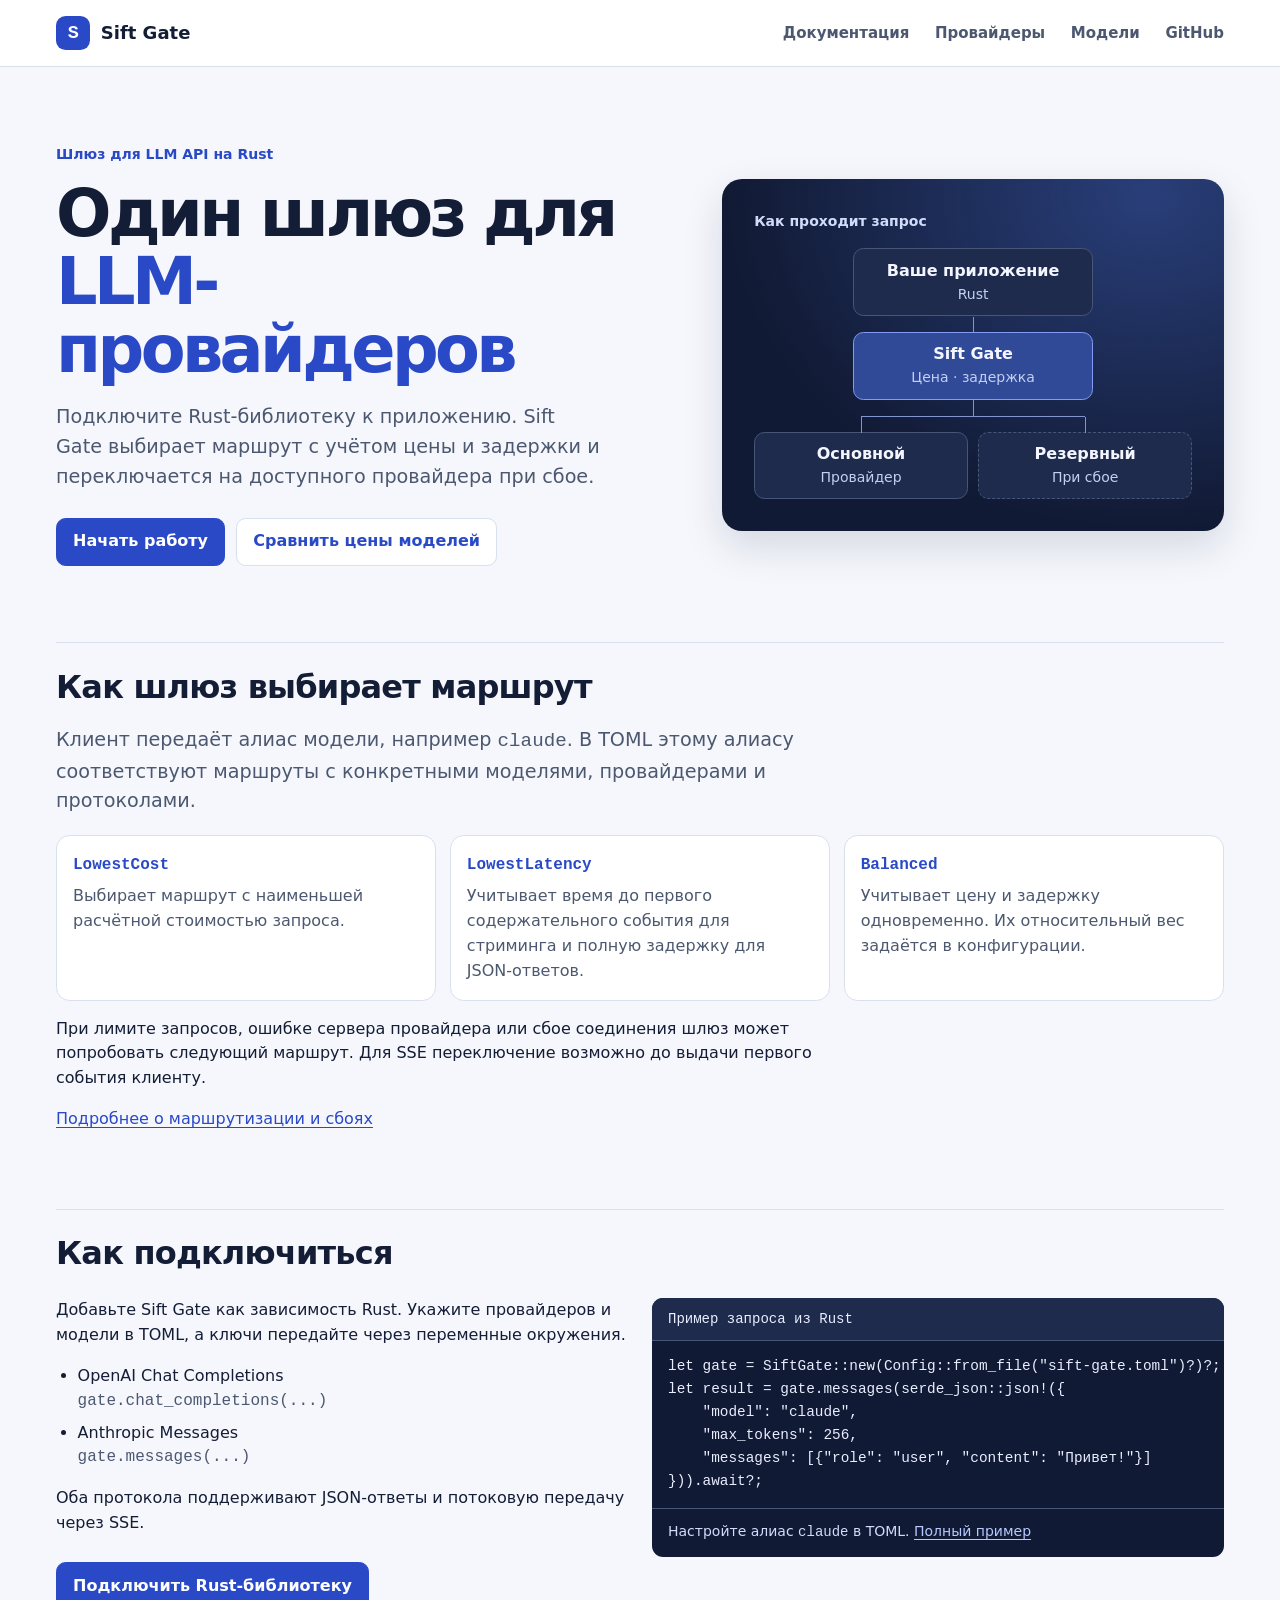
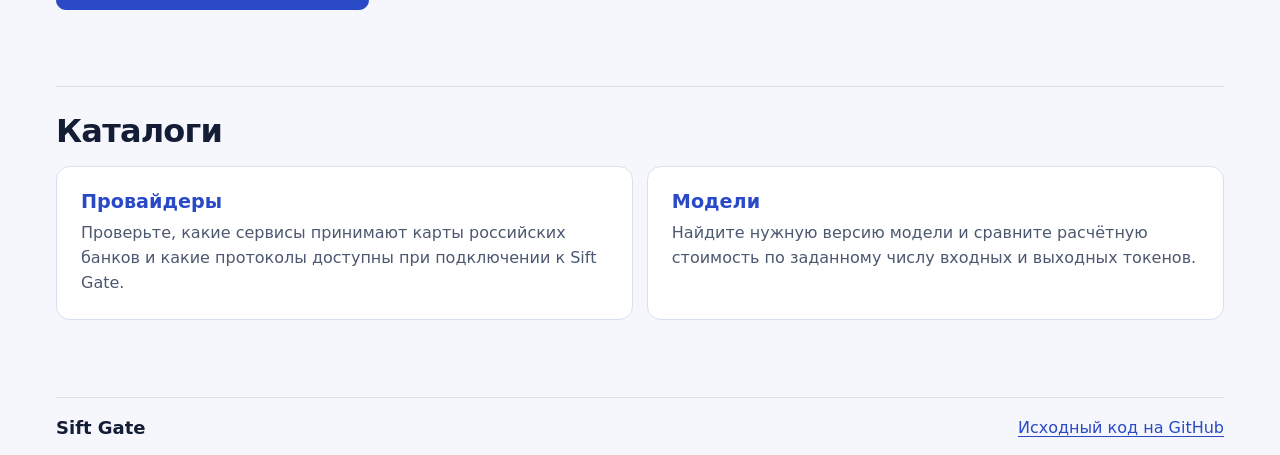
<file: site/index.html>
<!doctype html>
<html lang="ru">
<head>
  <meta charset="utf-8">
  <meta name="viewport" content="width=device-width, initial-scale=1">
  <meta name="theme-color" content="#f5f7fc">
  <meta name="description" content="Sift Gate маршрутизирует LLM-запросы между провайдерами. Сравните цены моделей и подключите шлюз к своему приложению.">
  <title>Sift Gate — шлюз для LLM API</title>
  <link rel="stylesheet" href="./style.css">
</head>
<body>
<a class="skip" href="#content">К содержимому</a>
<header class="top"><div class="wrap bar"><a class="brand" href="./" aria-current="page"><span class="mark" aria-hidden="true">S</span>Sift Gate</a><nav aria-label="Основная навигация"><a href="./docs/">Документация</a><a href="./providers/">Провайдеры</a><a href="./models/">Модели</a><a href="https://github.com/olluorg/sift-gate">GitHub</a></nav></div></header>
<main class="wrap home" id="content">
  <section class="hero" aria-labelledby="hero-title">
    <div>
      <p class="eyebrow">Шлюз для LLM API на Rust</p>
      <h1 id="hero-title">Один шлюз для <em>LLM-провайдеров</em></h1>
      <p class="lead">Подключите Rust-библиотеку к приложению. Sift Gate выбирает маршрут с учётом цены и задержки и переключается на доступного провайдера при сбое.</p>
      <div class="actions">
        <a class="button" href="./docs/">Начать работу</a>
        <a class="button secondary" href="./models/">Сравнить цены моделей</a>
      </div>
    </div>
    <figure class="routing-flow">
      <figcaption>Как проходит запрос</figcaption>
      <div class="flow-node flow-client">Ваше приложение <small>Rust</small></div>
      <div class="flow-node flow-gate">Sift Gate <small>Цена · задержка</small></div>
      <ul class="flow-routes">
        <li class="flow-node">Основной <small>Провайдер</small></li>
        <li class="flow-node">Резервный <small>При сбое</small></li>
      </ul>
    </figure>
  </section>
  <section class="home-section" aria-labelledby="routing-title">
    <h2 id="routing-title">Как шлюз выбирает маршрут</h2>
    <p class="lead">Клиент передаёт алиас модели, например <code>claude</code>. В TOML этому алиасу соответствуют маршруты с конкретными моделями, провайдерами и протоколами.</p>
    <dl class="strategy-grid">
      <div><dt><code>LowestCost</code></dt><dd>Выбирает маршрут с наименьшей расчётной стоимостью запроса.</dd></div>
      <div><dt><code>LowestLatency</code></dt><dd>Учитывает время до первого содержательного события для стриминга и полную задержку для JSON-ответов.</dd></div>
      <div><dt><code>Balanced</code></dt><dd>Учитывает цену и задержку одновременно. Их относительный вес задаётся в конфигурации.</dd></div>
    </dl>
    <p>При лимите запросов, ошибке сервера провайдера или сбое соединения шлюз может попробовать следующий маршрут. Для SSE переключение возможно до выдачи первого события клиенту.</p>
    <a href="./docs/#routing">Подробнее о маршрутизации и сбоях</a>
  </section>
  <section class="home-section" aria-labelledby="connect-title">
    <h2 id="connect-title">Как подключиться</h2>
    <div class="connect-grid">
      <div>
        <p>Добавьте Sift Gate как зависимость Rust. Укажите провайдеров и модели в TOML, а ключи передайте через переменные окружения.</p>
        <ul class="protocol-list">
          <li>OpenAI Chat Completions <code>gate.chat_completions(...)</code></li>
          <li>Anthropic Messages <code>gate.messages(...)</code></li>
        </ul>
        <p>Оба протокола поддерживают JSON-ответы и потоковую передачу через SSE.</p>
        <div class="actions">
          <a class="button" href="./docs/#setup">Подключить Rust-библиотеку</a>
        </div>
      </div>
      <figure class="code-block connect-example">
        <figcaption>Пример запроса из Rust</figcaption>
        <pre tabindex="0"><code>let gate = SiftGate::new(Config::from_file("sift-gate.toml")?)?;
let result = gate.messages(serde_json::json!({
    "model": "claude",
    "max_tokens": 256,
    "messages": [{"role": "user", "content": "Привет!"}]
})).await?;</code></pre>
        <p>Настройте алиас <code>claude</code> в TOML. <a href="./docs/#requests">Полный пример</a></p>
      </figure>
    </div>
  </section>
  <section class="home-section" aria-labelledby="catalog-title">
    <h2 id="catalog-title">Каталоги</h2>
    <div class="catalog-grid">
      <a class="section-card" href="./providers/">
        <h3>Провайдеры</h3>
        <p>Проверьте, какие сервисы принимают карты российских банков и какие протоколы доступны при подключении к Sift Gate.</p>
      </a>
      <a class="section-card" href="./models/">
        <h3>Модели</h3>
        <p>Найдите нужную версию модели и сравните расчётную стоимость по заданному числу входных и выходных токенов.</p>
      </a>
    </div>
  </section>
</main>
<footer class="wrap footer"><a class="brand" href="./">Sift Gate</a><a href="https://github.com/olluorg/sift-gate">Исходный код на GitHub</a></footer>
</body>
</html>
</file>
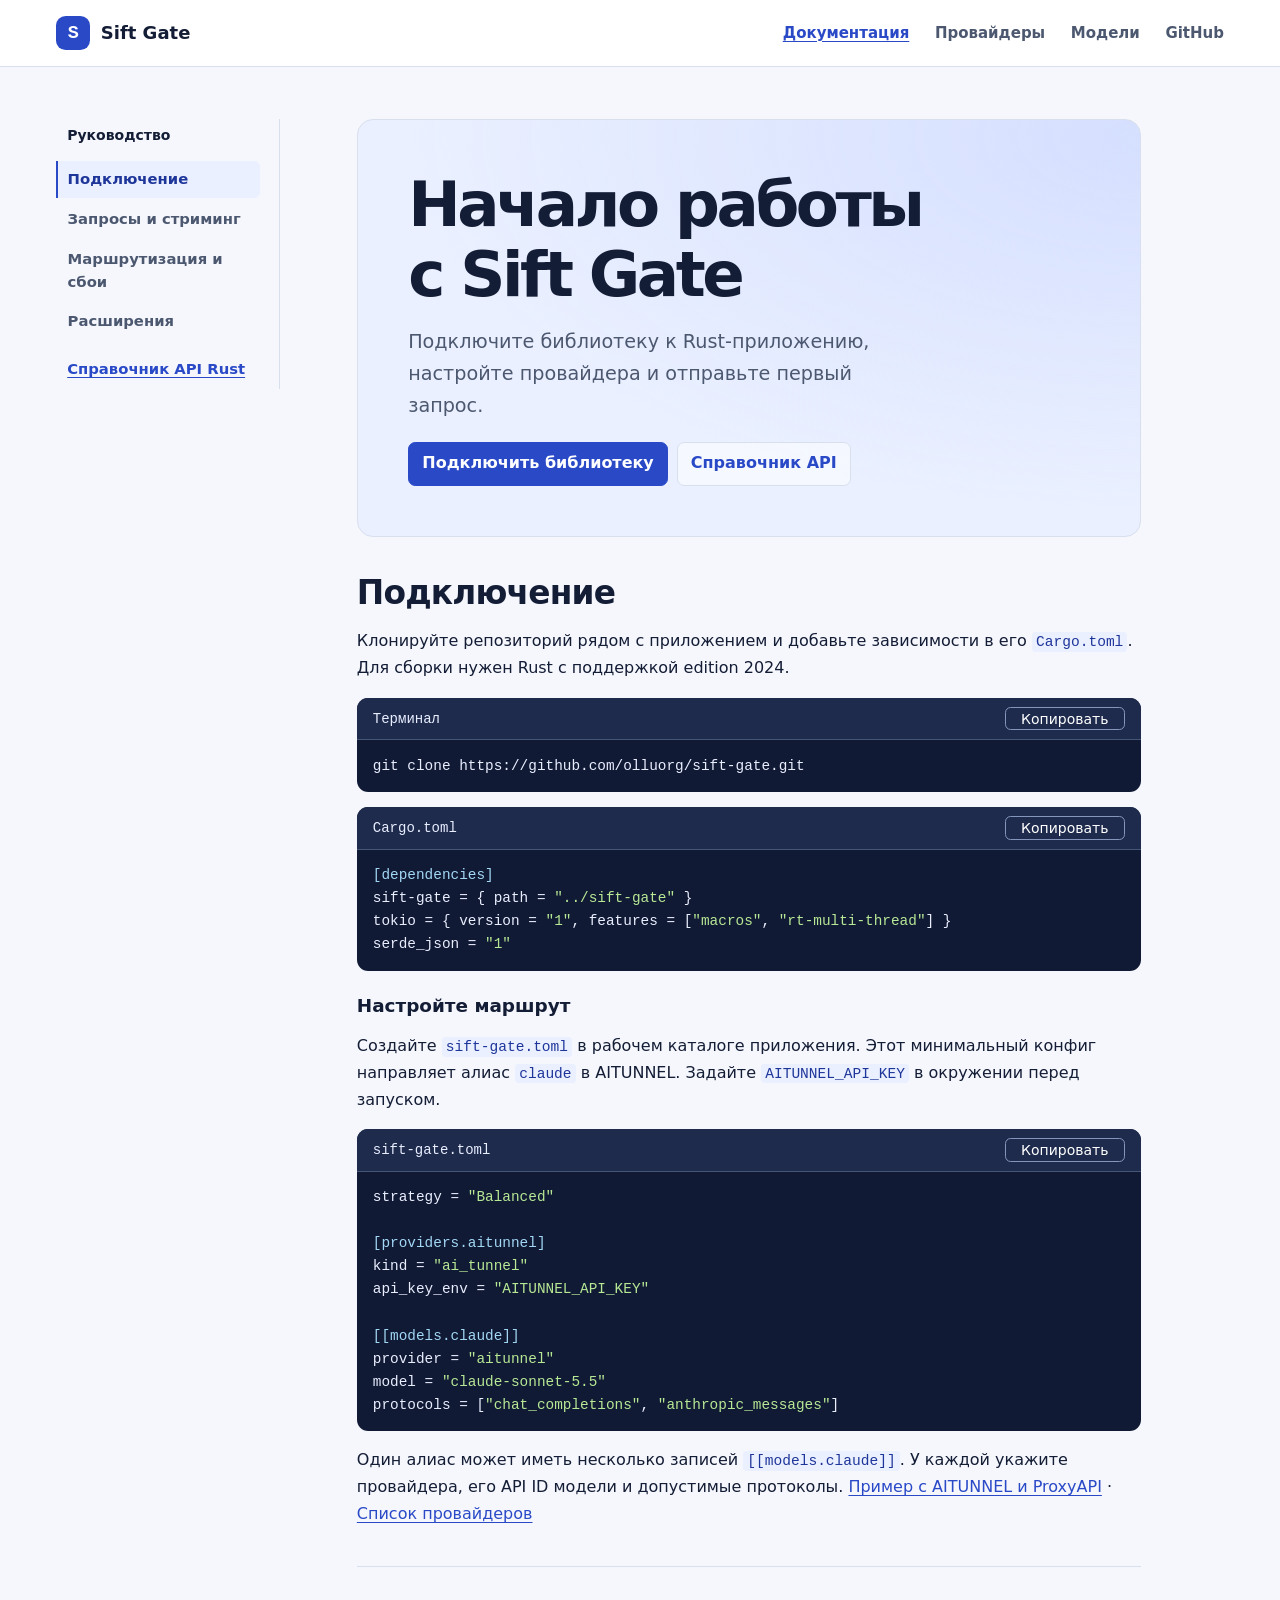
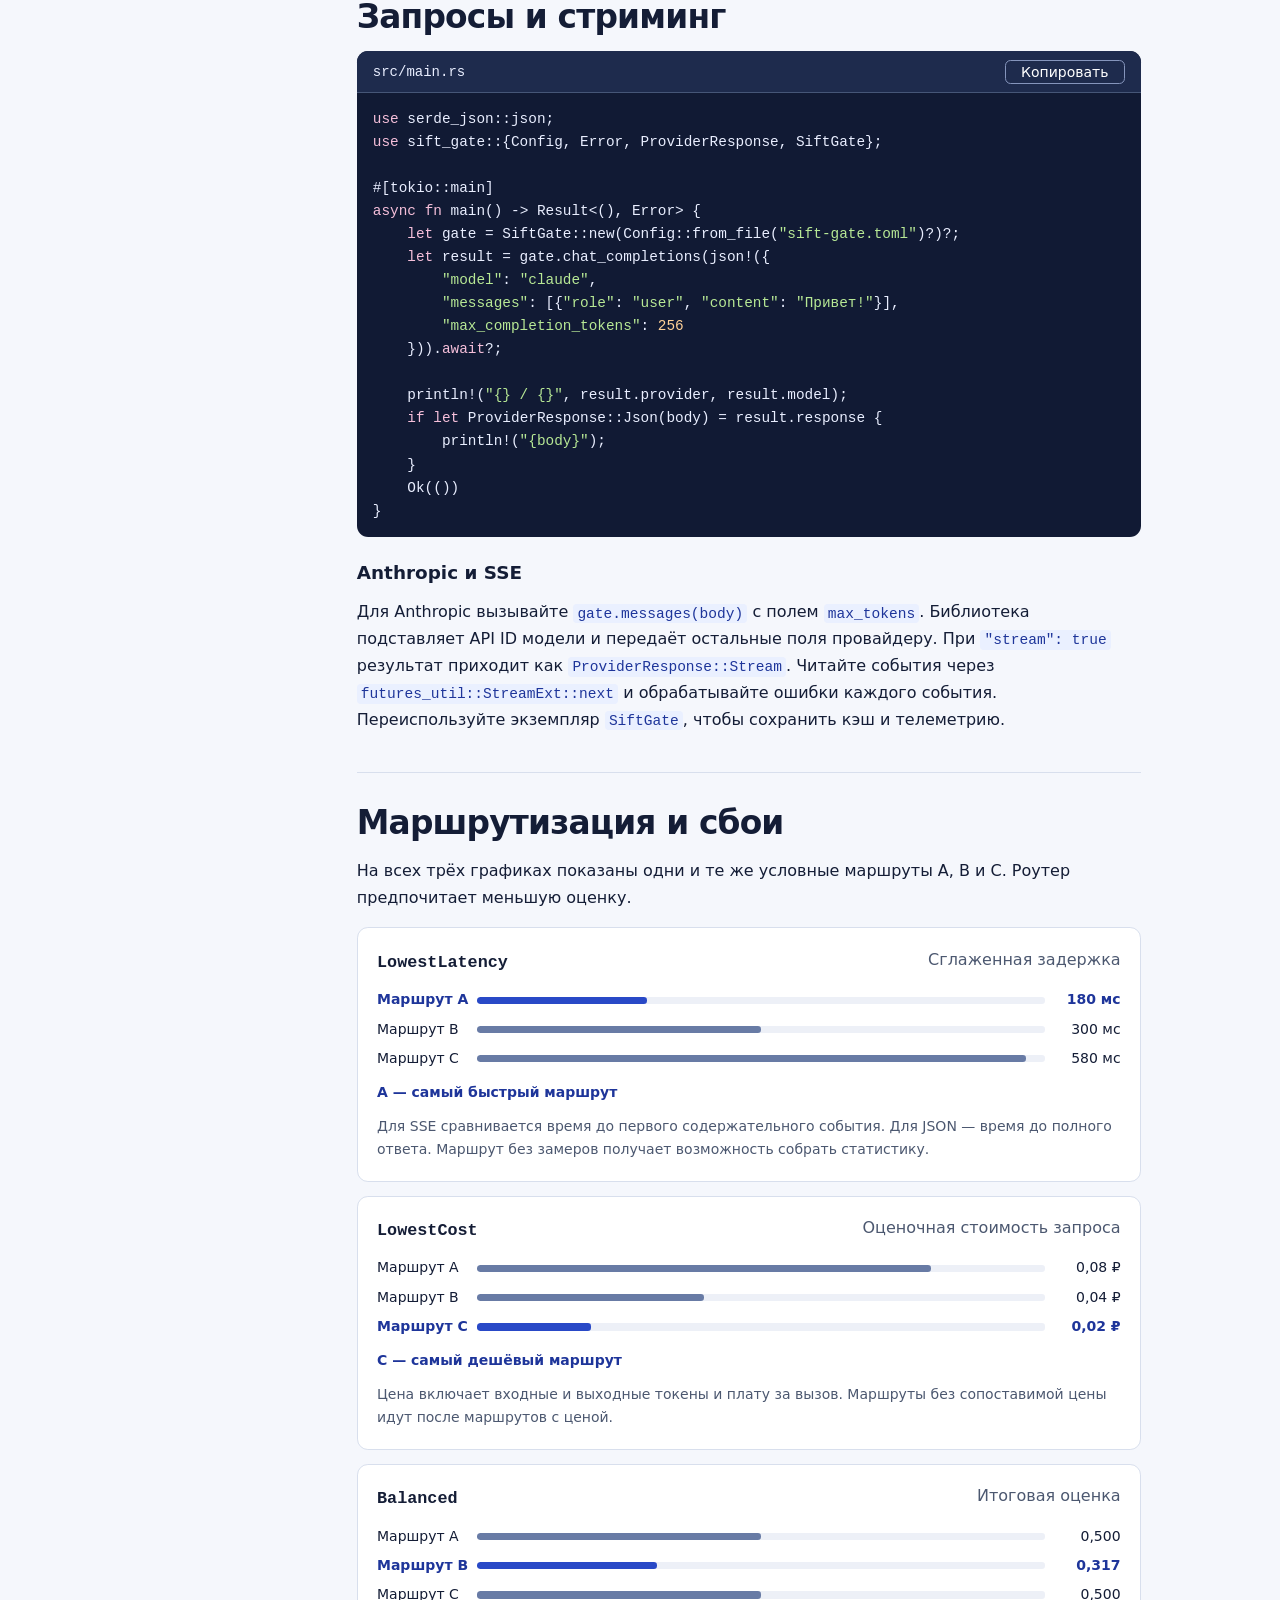
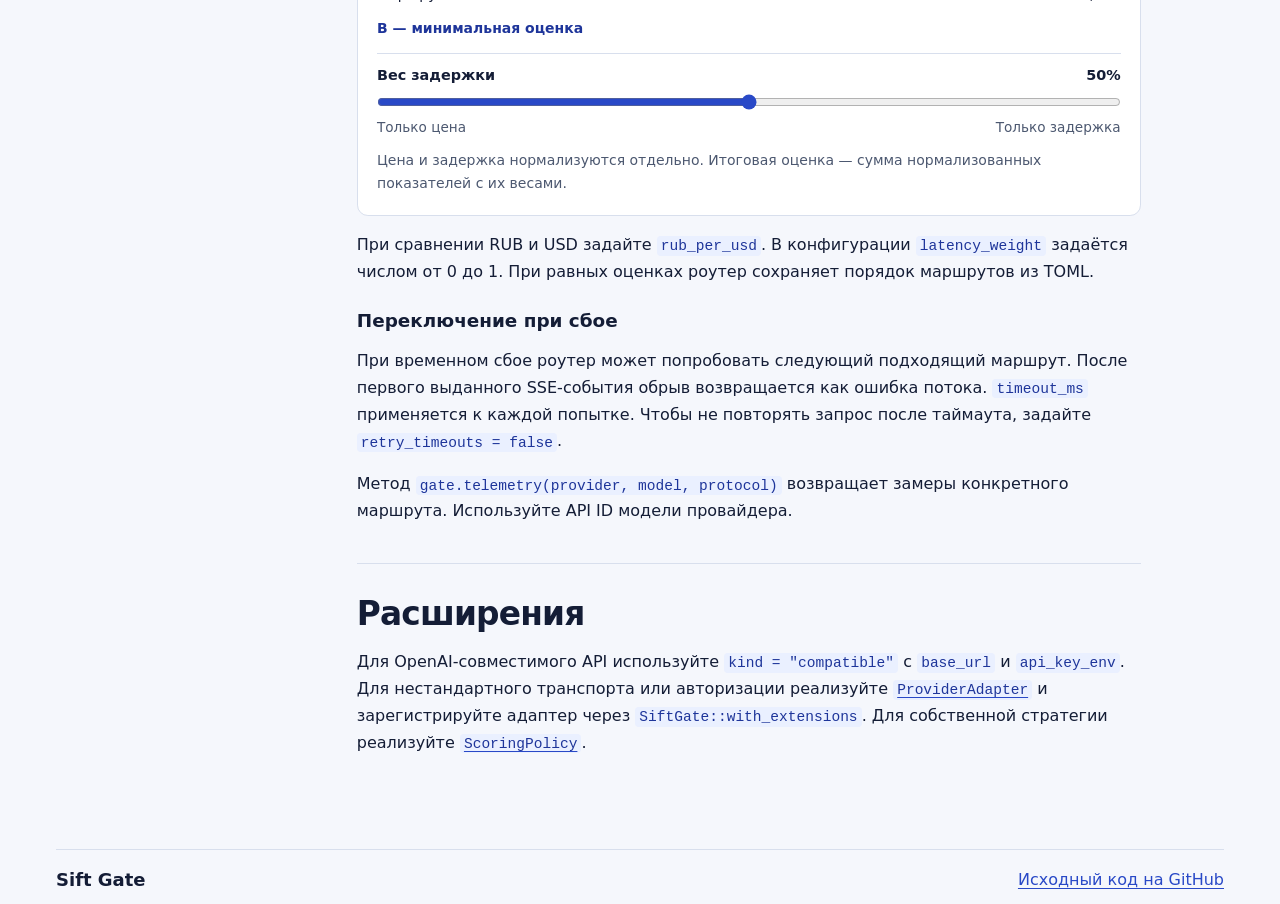
<file: site/docs/index.html>
<!doctype html>
<html lang="ru">
<head>
  <meta charset="utf-8">
  <meta name="viewport" content="width=device-width, initial-scale=1">
  <meta name="theme-color" content="#f5f7fc">
  <title>Документация · Sift Gate</title>
  <link rel="stylesheet" href="../style.css">
  <link rel="stylesheet" href="./docs.css">
  <script type="module" src="./docs.js"></script>
</head>
<body class="docs-page">
<a class="skip" href="#content">К содержимому</a>
<header class="top"><div class="wrap bar"><a class="brand" href="../"><span class="mark" aria-hidden="true">S</span>Sift Gate</a><nav aria-label="Основная навигация"><a aria-current="page" href="../docs/">Документация</a><a href="../providers/">Провайдеры</a><a href="../models/">Модели</a><a href="https://github.com/olluorg/sift-gate">GitHub</a></nav></div></header>
<main class="wrap docs-layout" id="content">
  <aside class="docs-sidebar">
    <nav aria-label="На этой странице">
      <p class="docs-nav-title">Руководство</p>
      <a href="#setup">Подключение</a>
      <a href="#requests">Запросы и стриминг</a>
      <a href="#routing">Маршрутизация и сбои</a>
      <a href="#extensions">Расширения</a>
    </nav>
    <a class="docs-api" href="../api/sift_gate/">Справочник API Rust</a>
  </aside>
  <article class="docs-content">
    <header class="docs-intro">
      <h1>Начало работы<br class="docs-break"> с Sift Gate</h1>
      <p>Подключите библиотеку к Rust-приложению, настройте провайдера и отправьте первый запрос.</p>
      <div class="docs-actions">
        <a class="docs-primary" href="#setup">Подключить библиотеку</a>
        <a class="docs-outline" href="../api/sift_gate/">Справочник API</a>
      </div>
    </header>
<section id="setup">
<h2>Подключение</h2>
<p>Клонируйте репозиторий рядом с приложением и добавьте зависимости в его <code>Cargo.toml</code>. Для сборки нужен Rust с поддержкой edition 2024.</p>
<figure class="code-block"><figcaption><span>Терминал</span><button type="button" hidden>Копировать</button></figcaption><pre tabindex="0" aria-label="Терминал"><code>git clone https://github.com/olluorg/sift-gate.git</code></pre></figure>
<figure class="code-block"><figcaption><span>Cargo.toml</span><button type="button" hidden>Копировать</button></figcaption><pre tabindex="0" aria-label="Cargo.toml"><code><span class="syntax-section">[dependencies]</span>
sift-gate = { path = <span class="syntax-string">"../sift-gate"</span> }
tokio = { version = <span class="syntax-string">"1"</span>, features = [<span class="syntax-string">"macros"</span>, <span class="syntax-string">"rt-multi-thread"</span>] }
serde_json = <span class="syntax-string">"1"</span></code></pre></figure>
<h3>Настройте маршрут</h3>
<p>Создайте <code>sift-gate.toml</code> в рабочем каталоге приложения. Этот минимальный конфиг направляет алиас <code>claude</code> в AITUNNEL. Задайте <code>AITUNNEL_API_KEY</code> в окружении перед запуском.</p>
<figure class="code-block"><figcaption><span>sift-gate.toml</span><button type="button" hidden>Копировать</button></figcaption><pre tabindex="0" aria-label="sift-gate.toml"><code>strategy = <span class="syntax-string">"Balanced"</span>

<span class="syntax-section">[providers.aitunnel]</span>
kind = <span class="syntax-string">"ai_tunnel"</span>
api_key_env = <span class="syntax-string">"AITUNNEL_API_KEY"</span>

<span class="syntax-section">[[models.claude]]</span>
provider = <span class="syntax-string">"aitunnel"</span>
model = <span class="syntax-string">"claude-sonnet-5.5"</span>
protocols = [<span class="syntax-string">"chat_completions"</span>, <span class="syntax-string">"anthropic_messages"</span>]</code></pre></figure>
<p>Один алиас может иметь несколько записей <code>[[models.claude]]</code>. У каждой укажите провайдера, его API ID модели и допустимые протоколы. <a href="../sift-gate.ru.example.toml">Пример с AITUNNEL и ProxyAPI</a> · <a href="../providers/">Список провайдеров</a></p>
</section>
<section id="requests">
<h2>Запросы и стриминг</h2>
<figure class="code-block"><figcaption><span>src/main.rs</span><button type="button" hidden>Копировать</button></figcaption><pre tabindex="0" aria-label="src/main.rs"><code><span class="syntax-keyword">use</span> serde_json::json;
<span class="syntax-keyword">use</span> sift_gate::{Config, Error, ProviderResponse, SiftGate};

#[tokio::main]
<span class="syntax-keyword">async</span> <span class="syntax-keyword">fn</span> main() -&gt; Result&lt;(), Error&gt; {
    <span class="syntax-keyword">let</span> gate = SiftGate::new(Config::from_file(<span class="syntax-string">"sift-gate.toml"</span>)?)?;
    <span class="syntax-keyword">let</span> result = gate.chat_completions(json!({
        <span class="syntax-string">"model"</span>: <span class="syntax-string">"claude"</span>,
        <span class="syntax-string">"messages"</span>: [{<span class="syntax-string">"role"</span>: <span class="syntax-string">"user"</span>, <span class="syntax-string">"content"</span>: <span class="syntax-string">"Привет!"</span>}],
        <span class="syntax-string">"max_completion_tokens"</span>: <span class="syntax-number">256</span>
    })).<span class="syntax-keyword">await</span>?;

    println!(<span class="syntax-string">"{} / {}"</span>, result.provider, result.model);
    <span class="syntax-keyword">if</span> <span class="syntax-keyword">let</span> ProviderResponse::Json(body) = result.response {
        println!(<span class="syntax-string">"{body}"</span>);
    }
    Ok(())
}</code></pre></figure>
<h3>Anthropic и SSE</h3>
<p>Для Anthropic вызывайте <code>gate.messages(body)</code> с полем <code>max_tokens</code>. Библиотека подставляет API ID модели и передаёт остальные поля провайдеру. При <code>"stream": true</code> результат приходит как <code>ProviderResponse::Stream</code>. Читайте события через <code>futures_util::StreamExt::next</code> и обрабатывайте ошибки каждого события. Переиспользуйте экземпляр <code>SiftGate</code>, чтобы сохранить кэш и телеметрию.</p>
</section>
<section id="routing">
<h2>Маршрутизация и сбои</h2>
<p>На всех трёх графиках показаны одни и те же условные маршруты A, B и C. Роутер предпочитает меньшую оценку.</p>
<div class="routing-charts">
  <figure class="routing-chart" data-strategy="LowestLatency">
    <figcaption><strong><code>LowestLatency</code></strong><span>Сглаженная задержка</span></figcaption>
    <div class="chart-rows">
      <div class="chart-row preferred"><span>Маршрут A</span><meter class="chart-meter" min="0" max="100" value="30" aria-hidden="true"></meter><output data-value="180">180 мс</output></div>
      <div class="chart-row"><span>Маршрут B</span><meter class="chart-meter" min="0" max="100" value="50" aria-hidden="true"></meter><output data-value="300">300 мс</output></div>
      <div class="chart-row"><span>Маршрут C</span><meter class="chart-meter" min="0" max="100" value="96.6667" aria-hidden="true"></meter><output data-value="580">580 мс</output></div>
    </div>
    <p class="chart-result">A — самый быстрый маршрут</p>
    <p class="chart-note">Для SSE сравнивается время до первого содержательного события. Для JSON — время до полного ответа. Маршрут без замеров получает возможность собрать статистику.</p>
  </figure>
  <figure class="routing-chart" data-strategy="LowestCost">
    <figcaption><strong><code>LowestCost</code></strong><span>Оценочная стоимость запроса</span></figcaption>
    <div class="chart-rows">
      <div class="chart-row"><span>Маршрут A</span><meter class="chart-meter" min="0" max="100" value="80" aria-hidden="true"></meter><output data-value="0.08">0,08 ₽</output></div>
      <div class="chart-row"><span>Маршрут B</span><meter class="chart-meter" min="0" max="100" value="40" aria-hidden="true"></meter><output data-value="0.04">0,04 ₽</output></div>
      <div class="chart-row preferred"><span>Маршрут C</span><meter class="chart-meter" min="0" max="100" value="20" aria-hidden="true"></meter><output data-value="0.02">0,02 ₽</output></div>
    </div>
    <p class="chart-result">C — самый дешёвый маршрут</p>
    <p class="chart-note">Цена включает входные и выходные токены и плату за вызов. Маршруты без сопоставимой цены идут после маршрутов с ценой.</p>
  </figure>
  <figure class="routing-chart" data-strategy="Balanced">
    <figcaption><strong><code>Balanced</code></strong><span>Итоговая оценка</span></figcaption>
    <div class="chart-rows">
      <div class="chart-row"><span>Маршрут A</span><meter class="chart-meter" min="0" max="100" value="50" aria-hidden="true"></meter><output data-value="0.5">0,500</output></div>
      <div class="chart-row preferred"><span>Маршрут B</span><meter class="chart-meter" min="0" max="100" value="31.6667" aria-hidden="true"></meter><output data-value="0.31666666666666665">0,317</output></div>
      <div class="chart-row"><span>Маршрут C</span><meter class="chart-meter" min="0" max="100" value="50" aria-hidden="true"></meter><output data-value="0.5">0,500</output></div>
    </div>
    <p class="chart-result" role="status">B — минимальная оценка</p>
    <div class="chart-control" hidden>
      <label for="latency-weight">Вес задержки <output id="latency-weight-value" for="latency-weight">50%</output></label>
      <input id="latency-weight" type="range" min="0" max="100" value="50" aria-describedby="weight-description">
      <div id="weight-description"><span>Только цена</span><span>Только задержка</span></div>
    </div>
    <p class="chart-note">Цена и задержка нормализуются отдельно. Итоговая оценка — сумма нормализованных показателей с их весами.</p>
  </figure>
</div>
<p>При сравнении RUB и USD задайте <code>rub_per_usd</code>. В конфигурации <code>latency_weight</code> задаётся числом от 0 до 1. При равных оценках роутер сохраняет порядок маршрутов из TOML.</p>
<h3>Переключение при сбое</h3>
<p>При временном сбое роутер может попробовать следующий подходящий маршрут. После первого выданного SSE-события обрыв возвращается как ошибка потока. <code>timeout_ms</code> применяется к каждой попытке. Чтобы не повторять запрос после таймаута, задайте <code>retry_timeouts = false</code>.</p>
<p>Метод <code>gate.telemetry(provider, model, protocol)</code> возвращает замеры конкретного маршрута. Используйте API ID модели провайдера.</p>
</section>
<section id="extensions">
<h2>Расширения</h2>
<p>Для OpenAI-совместимого API используйте <code>kind = "compatible"</code> с <code>base_url</code> и <code>api_key_env</code>. Для нестандартного транспорта или авторизации реализуйте <a href="../api/sift_gate/trait.ProviderAdapter.html"><code>ProviderAdapter</code></a> и зарегистрируйте адаптер через <code>SiftGate::with_extensions</code>. Для собственной стратегии реализуйте <a href="../api/sift_gate/trait.ScoringPolicy.html"><code>ScoringPolicy</code></a>.</p>
</section>
  </article>
</main>
<footer class="wrap footer"><a class="brand" href="../">Sift Gate</a><a href="https://github.com/olluorg/sift-gate">Исходный код на GitHub</a></footer>
</body>
</html>
</file>
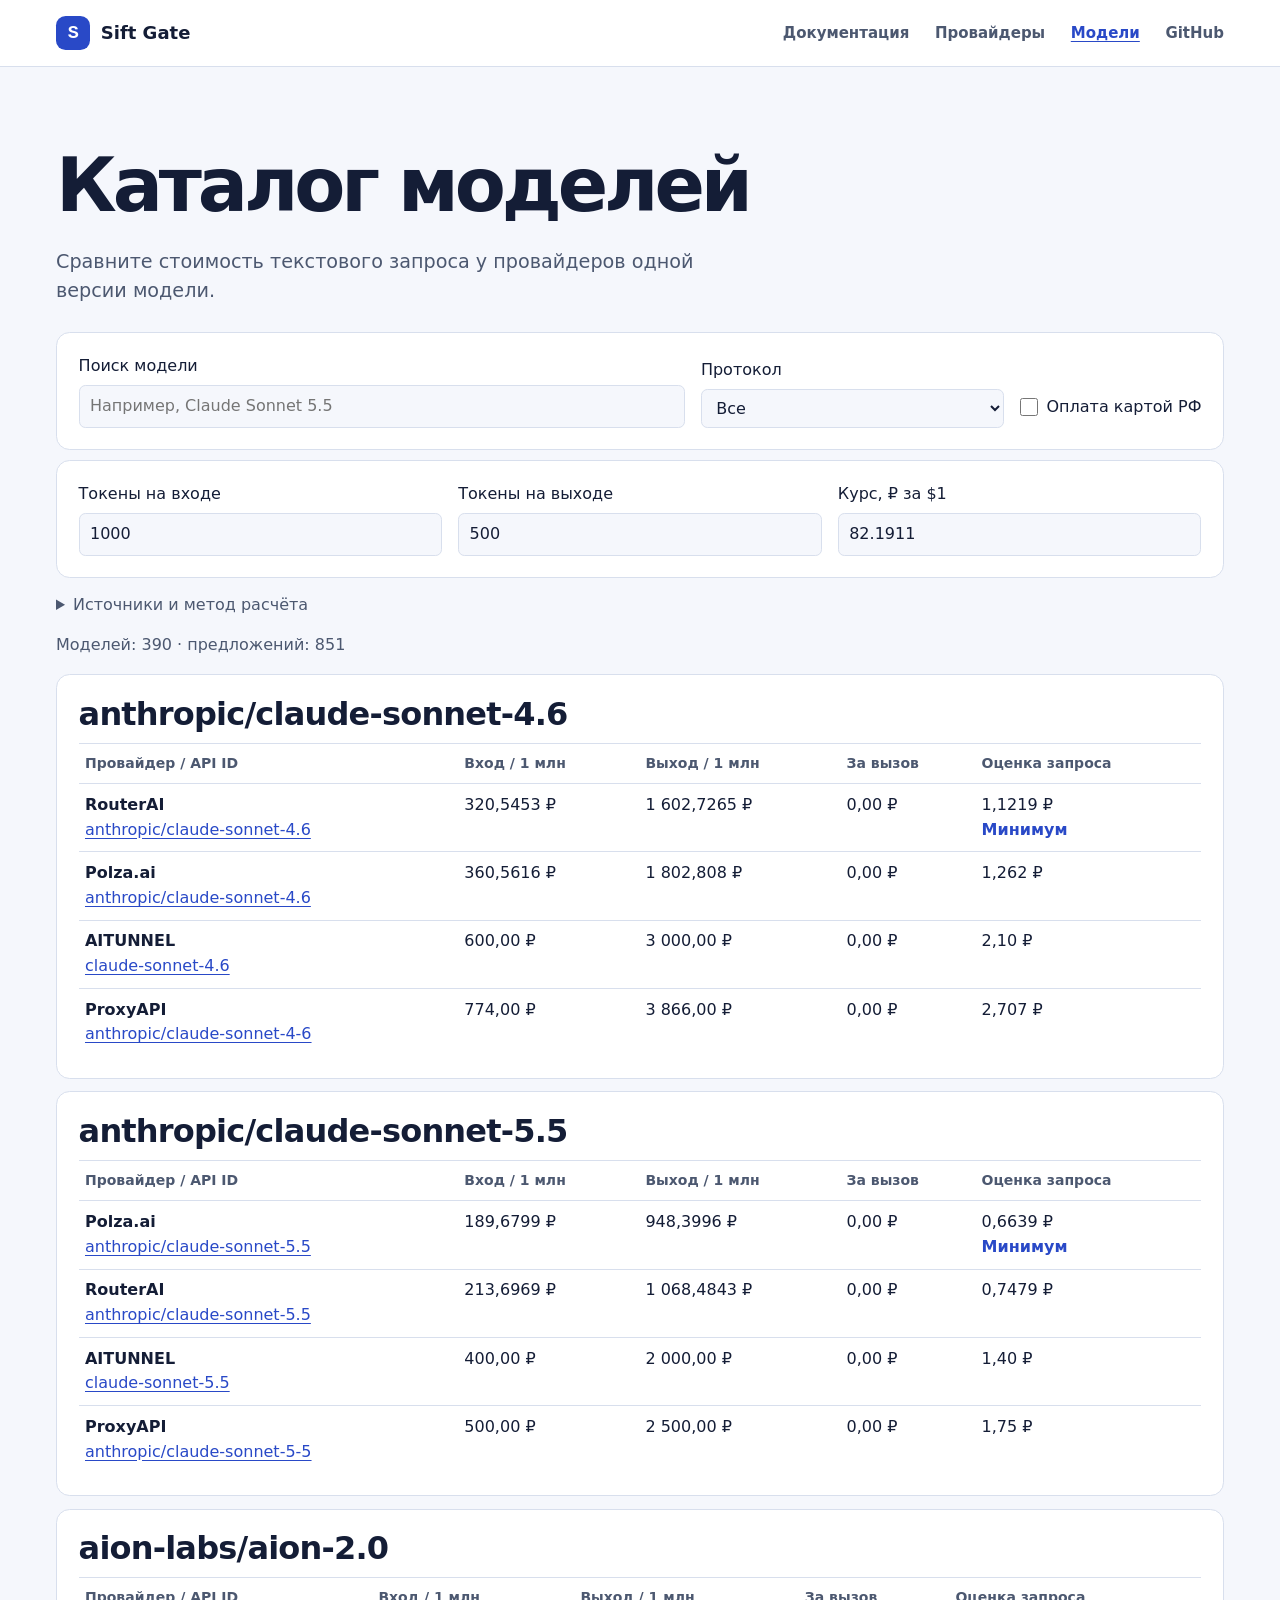
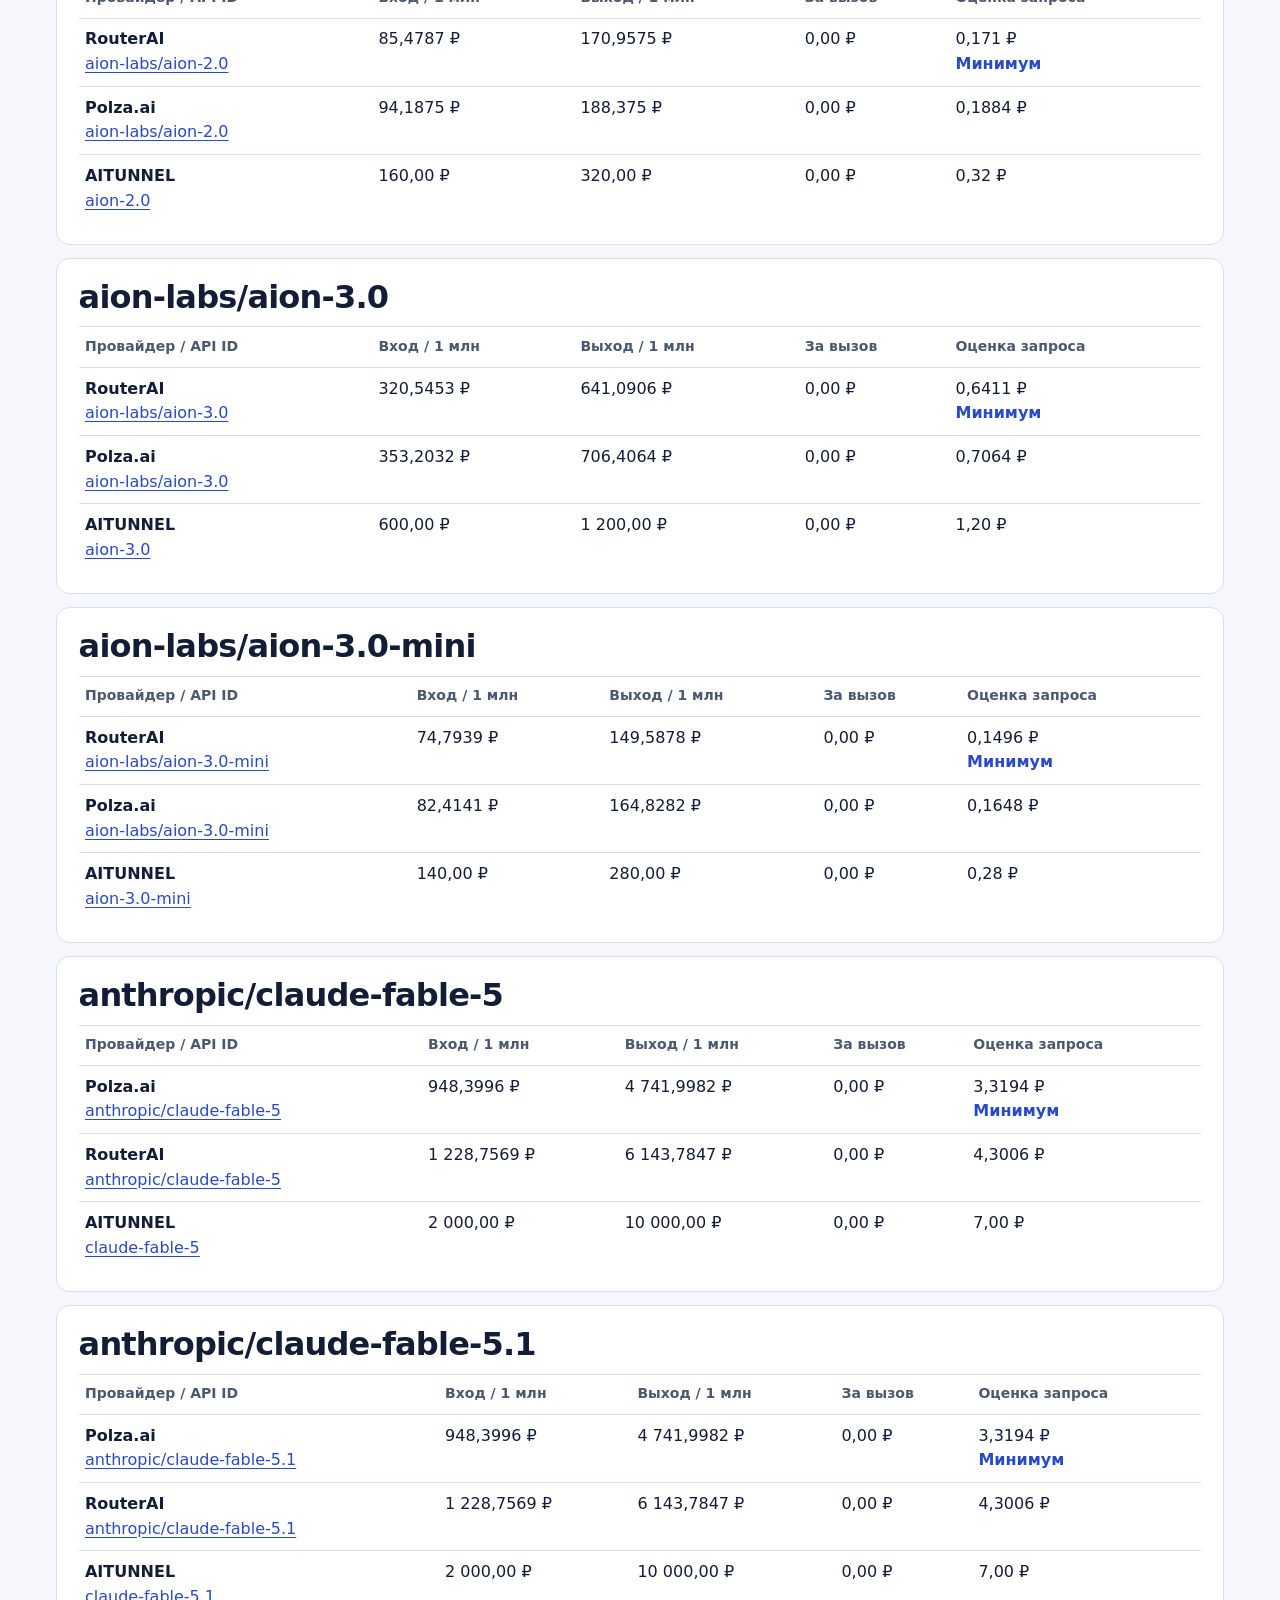
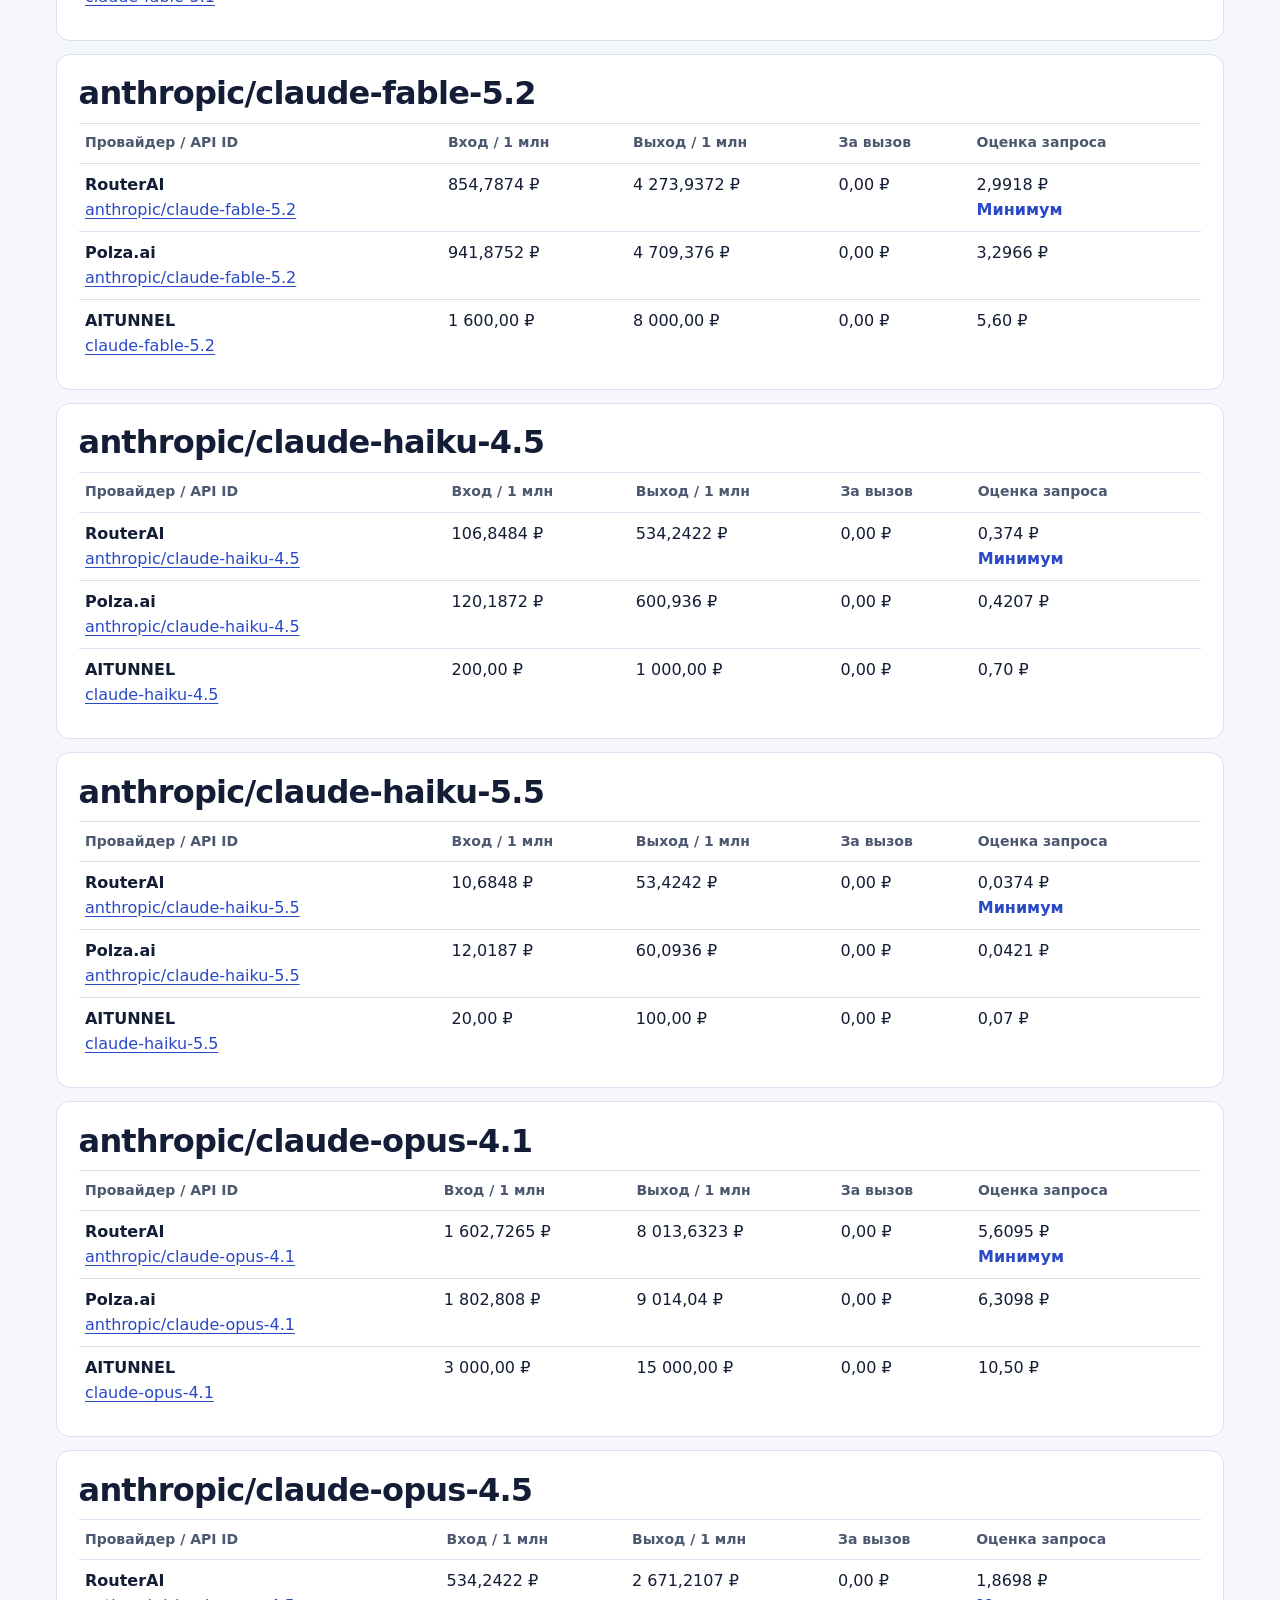
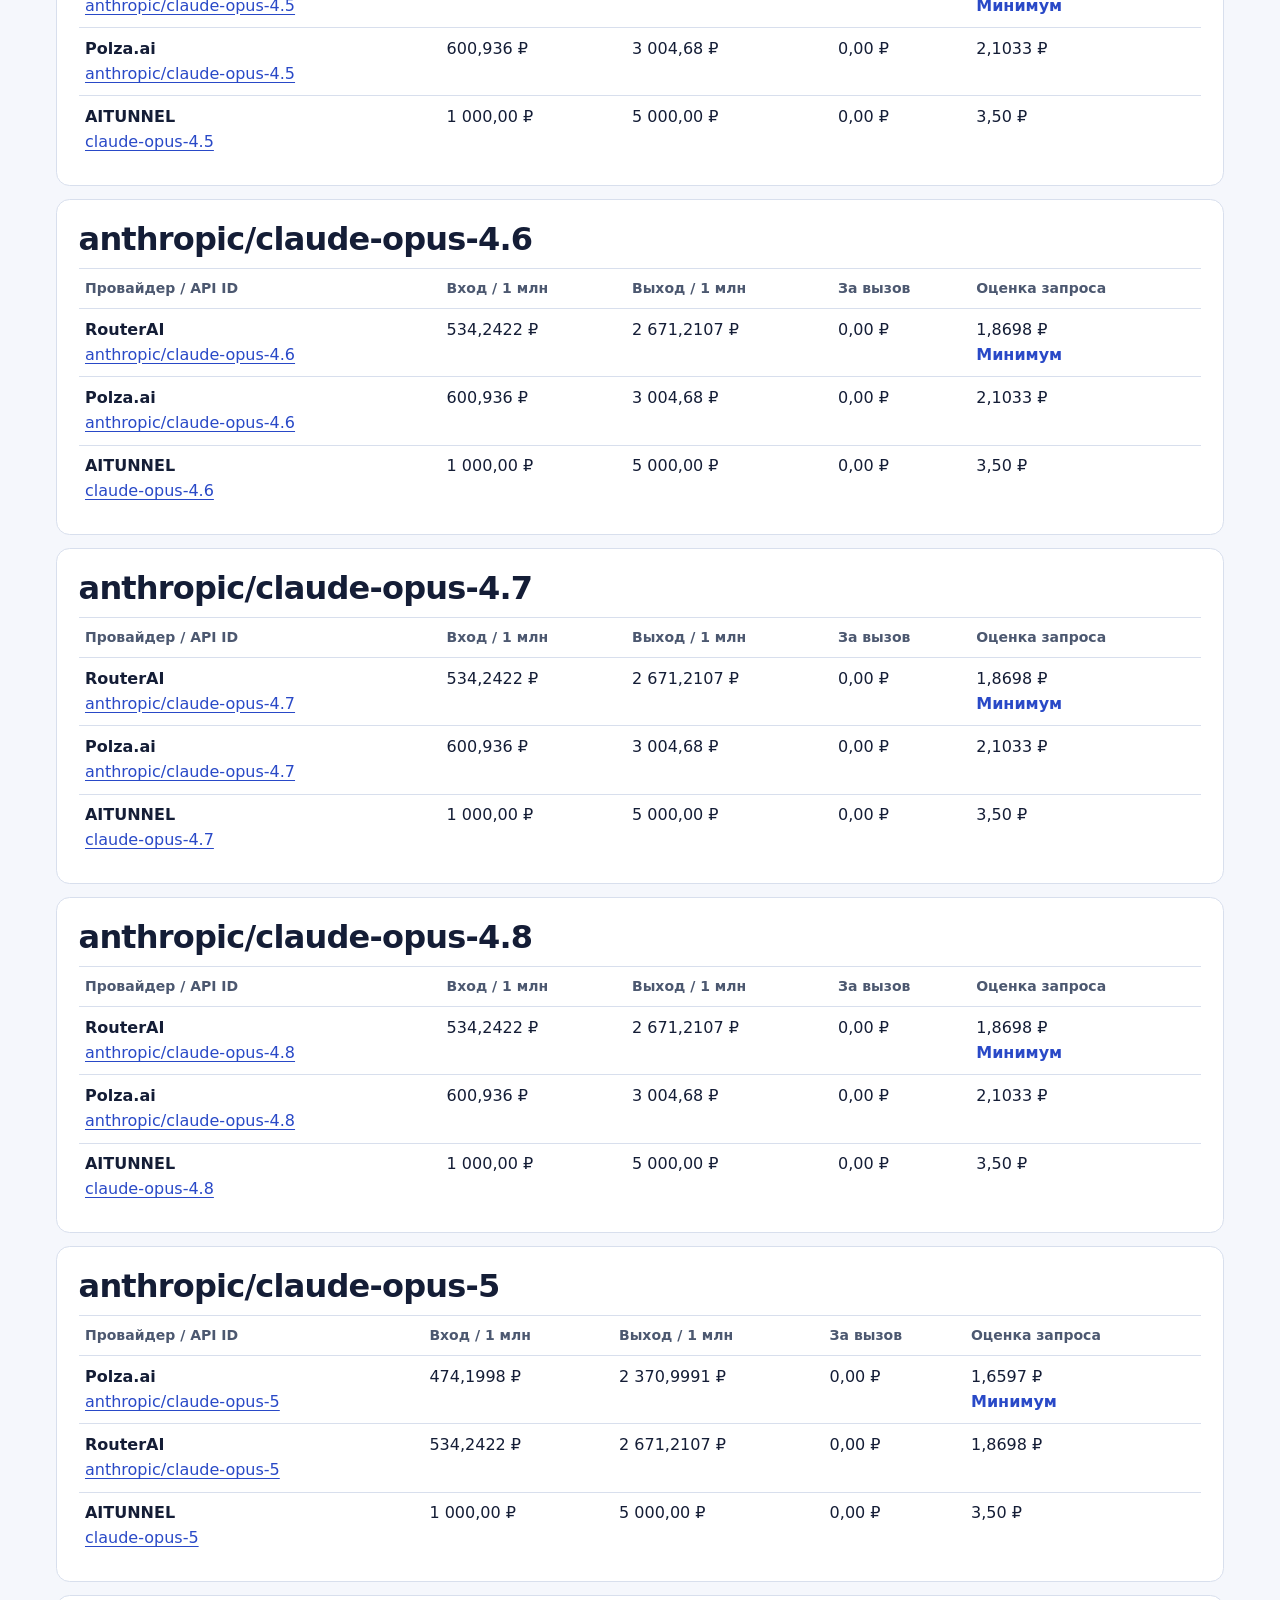
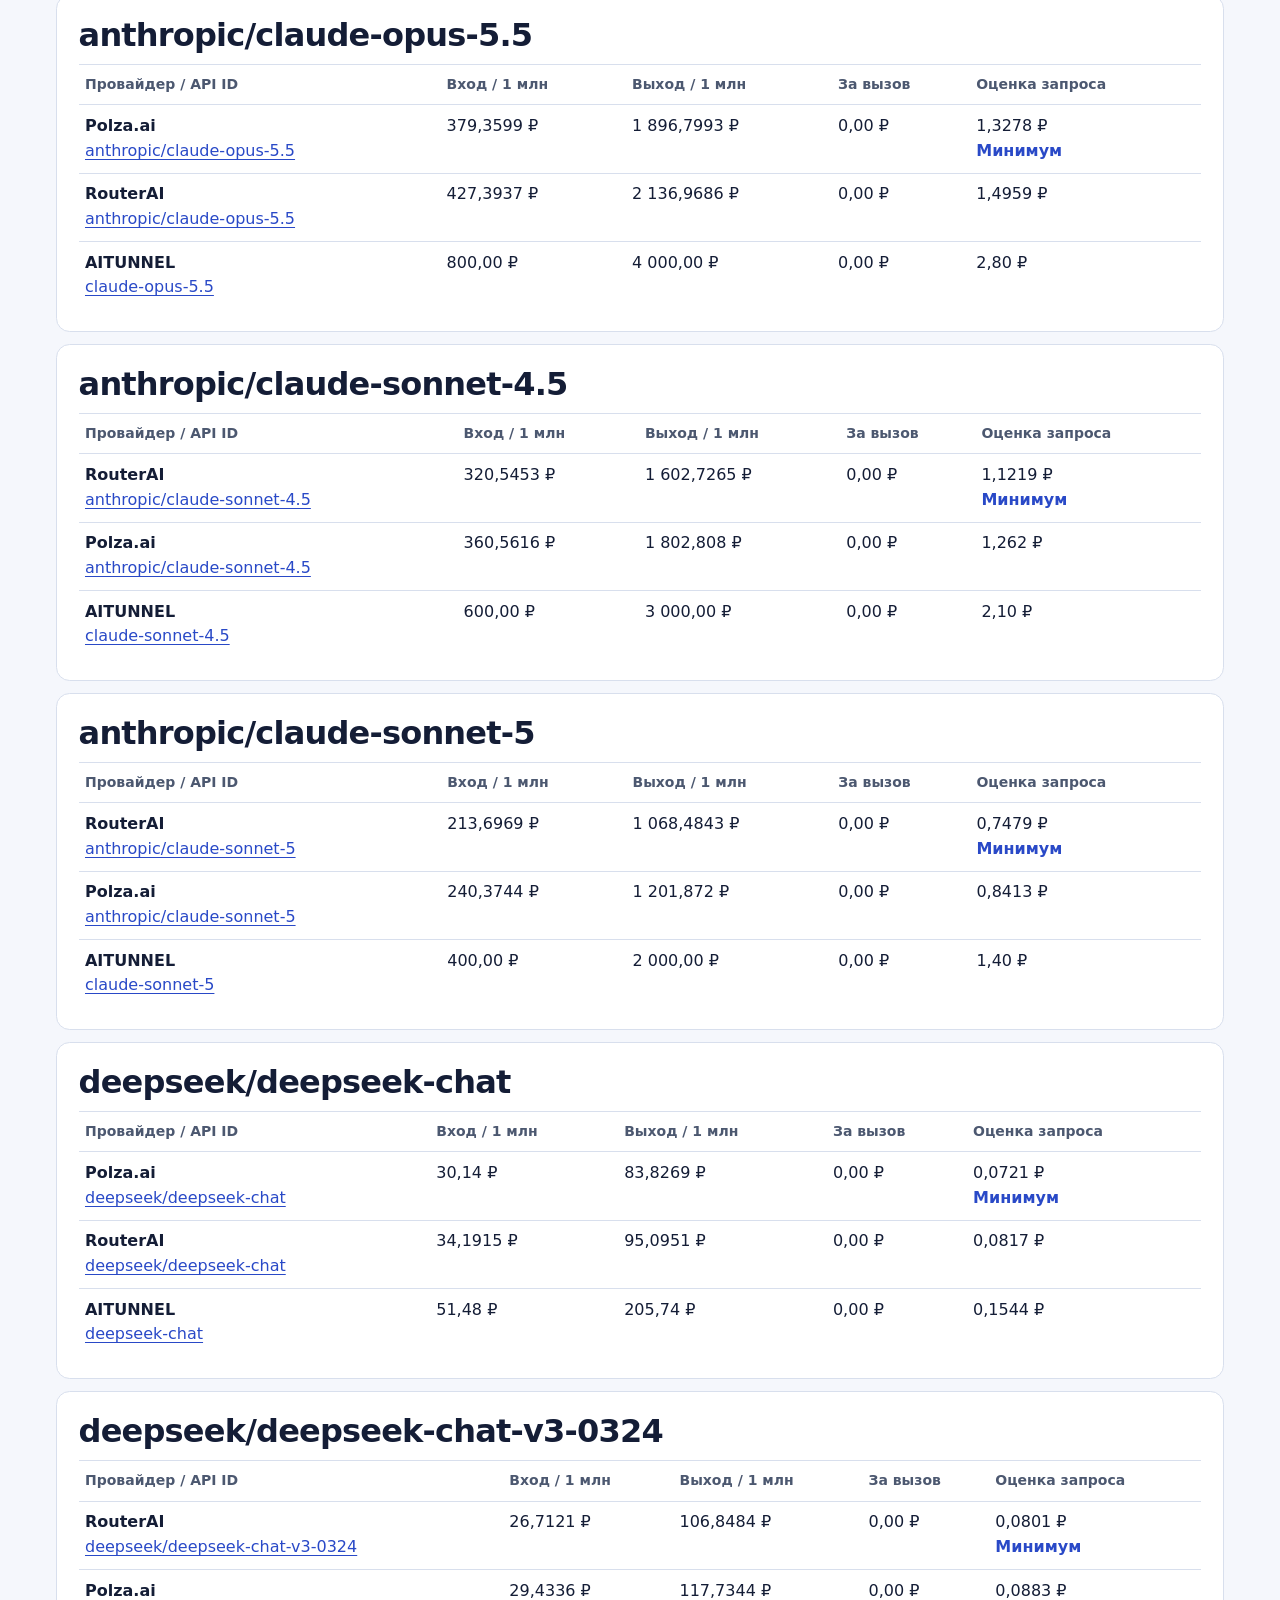
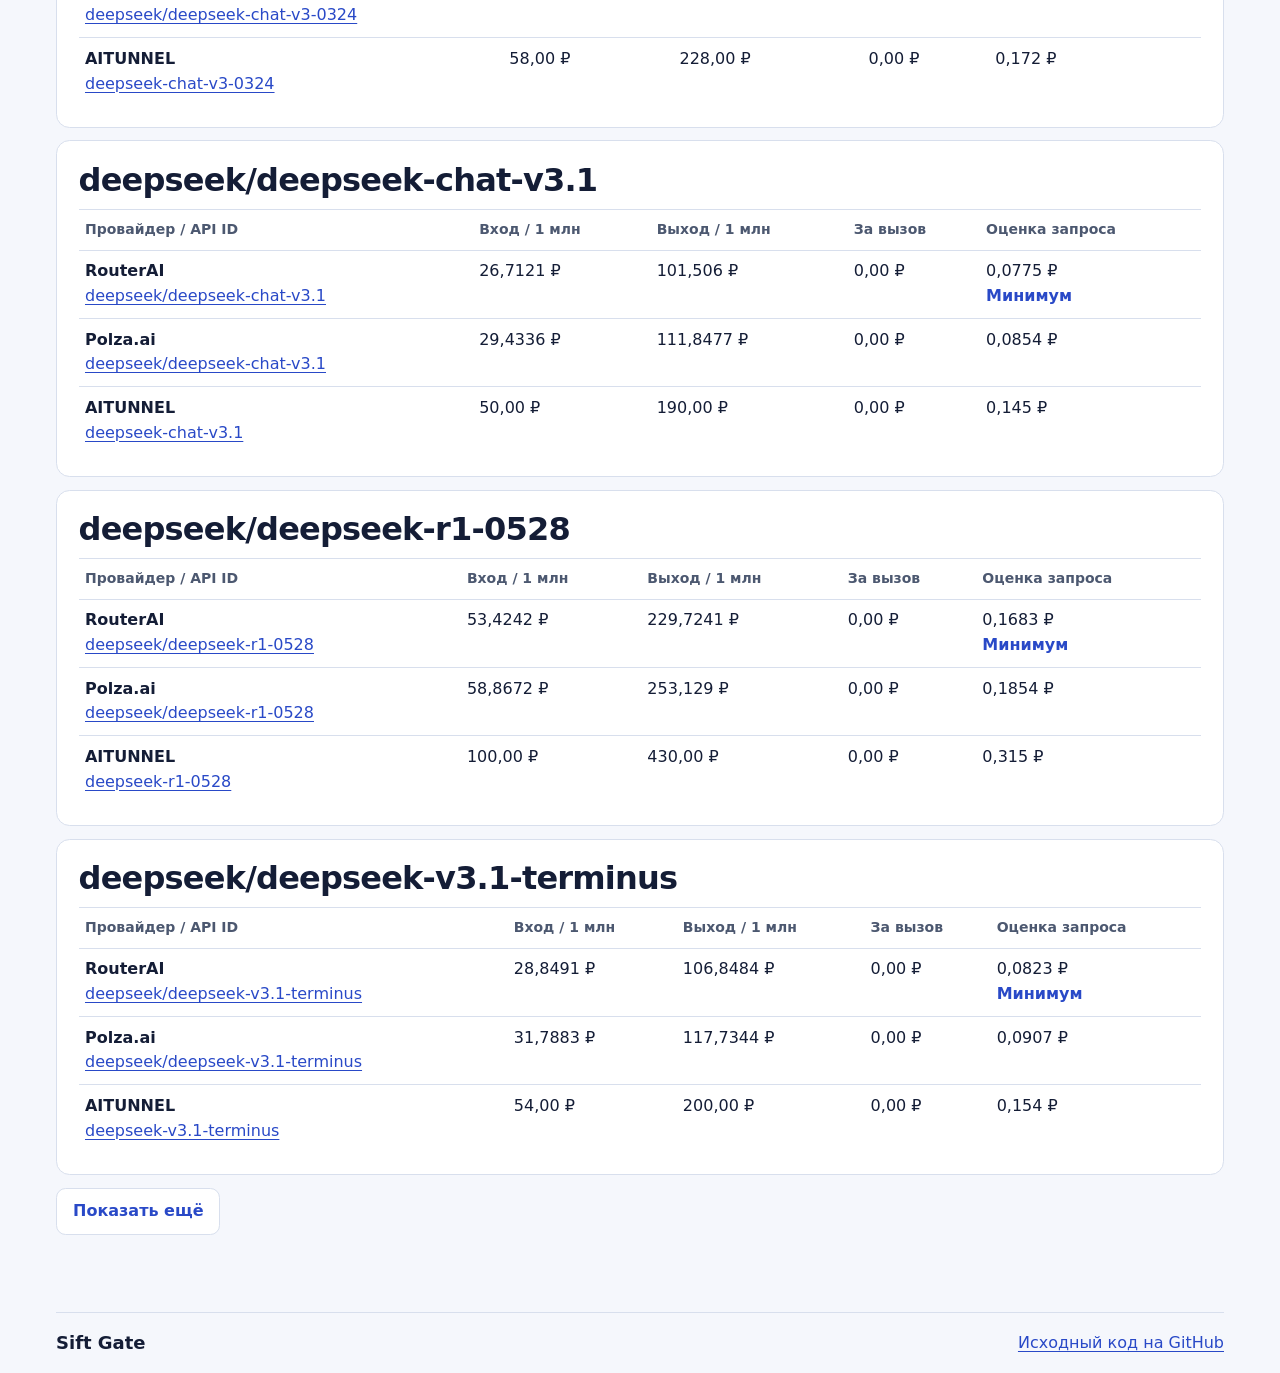
<file: site/models/index.html>
<!doctype html>
<html lang="ru">
<head>
  <meta charset="utf-8">
  <meta name="viewport" content="width=device-width, initial-scale=1">
  <meta name="theme-color" content="#f5f7fc">
  <title>Модели · Sift Gate</title>
  <link rel="stylesheet" href="../style.css">
  <script type="module" src="../app.js"></script>
</head>
<body data-page="models">
<header class="top"><div class="wrap bar"><a class="brand" href="../"><span class="mark" aria-hidden="true">S</span>Sift Gate</a><nav aria-label="Основная навигация"><a href="../docs/">Документация</a><a  href="../providers/">Провайдеры</a><a aria-current="page" href="../models/">Модели</a><a href="https://github.com/olluorg/sift-gate">GitHub</a></nav></div></header>
<main class="wrap">
<section class="intro"><h1>Каталог моделей</h1><p class="lead">Сравните стоимость текстового запроса у провайдеров одной версии модели.</p></section>
<section class="controls" aria-label="Фильтры каталога">
<label>Поиск модели <input type="search" id="query" placeholder="Например, Claude Sonnet 5.5"></label>
<label>Протокол <select id="protocol"><option value="">Все</option><option value="chat">Chat Completions</option><option value="messages">Anthropic Messages</option></select></label>
<label class="check"><input type="checkbox" id="cards"> Оплата картой РФ</label>
</section>
<section class="controls tokens" aria-label="Параметры запроса">
<label>Токены на входе <input id="input-tokens" type="number" min="0" max="1000000000" step="1" value="1000"></label>
<label>Токены на выходе <input id="output-tokens" type="number" min="0" max="1000000000" step="1" value="500"></label>
<label>Курс, ₽ за $1 <input type="number" id="rate" min="0.01" max="1000000" step="any"></label>
</section>
<details class="method"><summary>Источники и метод расчёта</summary><p>В расчёт входят входные и выходные токены по стандартным ставкам и фиксированная плата за вызов. Кэш, пакетные скидки, подписки и надбавки за большой контекст могут изменить сумму. Минимальная цена определяется в пределах одной версии и выбранных фильтров. Цены RUB и USD сравниваются по указанному курсу. Без курса предложения разных валют отображаются без общего победителя.</p><ul id="sources"></ul></details>
<p id="status" class="summary" role="status">Загрузка каталога…</p><div id="results"></div><button class="button secondary" type="button" id="more" hidden>Показать ещё</button>
<noscript>Для поиска моделей и расчёта цен нужен JavaScript.</noscript></main>
<footer class="wrap footer"><a class="brand" href="../">Sift Gate</a><a href="https://github.com/olluorg/sift-gate">Исходный код на GitHub</a></footer>
</body>
</html>
</file>
<file: site/style.css>
* { box-sizing: border-box; }
:root {
  color-scheme: light;
  --bg: #f5f7fc;
  --panel: #fff;
  --ink: #141d36;
  --muted: #4c5870;
  --line: #d8dfed;
  --accent: #2949c7;
  --accent-hover: #1e359a;
  --accent-soft: #eaf0ff;
  --night: #111a34;
  --night-panel: #1e2b4d;
  --night-line: #465677;
}
body { margin: 0; background: var(--bg); color: var(--ink); font: 1rem/1.55 system-ui, sans-serif; }
a { color: var(--accent); text-underline-offset: .2em; }
a:hover { color: var(--accent-hover); }
:focus-visible { outline: 2px solid var(--accent); outline-offset: 4px; }
.skip { position: absolute; z-index: 2; inset: .5rem auto auto .5rem; transform: translateY(-150%); padding: .4rem .8rem; background: var(--panel); }
.skip:focus { transform: none; }
.wrap { width: min(100% - 2rem, 73rem); margin-inline: auto; }
.top { border-bottom: 1px solid var(--line); background: var(--panel); }
.bar, .footer { display: flex; justify-content: space-between; align-items: center; flex-wrap: wrap; gap: .8rem 1.2rem; padding-block: 1rem; }
.brand { display: inline-flex; align-items: center; gap: .65rem; color: var(--ink); text-decoration: none; font-weight: 760; font-size: 1.125rem; }
.mark { display: grid; place-items: center; width: 2.15rem; height: 2.15rem; background: var(--accent); color: #fff; font: 700 1.15rem ui-monospace, monospace; border-radius: .6rem; }
nav { display: flex; flex-wrap: wrap; gap: .45rem clamp(.85rem, 2vw, 1.65rem); }
nav a { color: var(--muted); text-decoration: none; font-size: .9375rem; font-weight: 580; }
nav [aria-current] { color: var(--accent); text-decoration: underline; }
main { min-height: 75vh; padding-block: clamp(2rem, 6vw, 5rem); }
h1, h2, h3 { line-height: 1.12; }
h1 { font-size: clamp(2.1rem, 6vw, 4.65rem); letter-spacing: -.055em; margin: 0; }
h2 { font-size: clamp(1.35rem, 3vw, 2rem); letter-spacing: -.025em; margin: 0 0 .65rem; }
.lead { color: var(--muted); font-size: clamp(1rem, 2vw, 1.2rem); max-width: 43rem; }
.eyebrow { color: var(--accent); font-size: .875rem; font-weight: 720; }
.actions { display: flex; gap: .7rem; flex-wrap: wrap; margin-top: 1.65rem; }
.button { display: inline-block; border-radius: .6rem; border: 1px solid var(--accent); background: var(--accent); color: #fff; padding: .65rem 1rem; font: inherit; font-weight: 650; text-decoration: none; cursor: pointer; }
.button:hover { color: #fff; background: var(--accent-hover); border-color: var(--accent-hover); }
.secondary { background: var(--panel); color: var(--accent); border-color: var(--line); }
.secondary:hover { color: var(--accent-hover); background: var(--accent-soft); border-color: var(--accent); }
.card, .group, .controls { background: var(--panel); border: 1px solid var(--line); border-radius: .85rem; padding: clamp(.85rem, 2vw, 1.35rem); min-width: 0; }
.cards { display: grid; grid-template-columns: repeat(2, minmax(0, 1fr)); gap: .9rem; }
.card p, .method, .summary, .footer { color: var(--muted); }
.intro { margin-bottom: 1.6rem; }
.controls { display: grid; grid-template-columns: 2fr 1fr auto; align-items: end; gap: 1rem; margin-bottom: .6rem; }
.controls.tokens { grid-template-columns: repeat(3, minmax(0, 1fr)); }
label { display: grid; gap: .35rem; min-width: 0; }
input, select { width: 100%; color: var(--ink); background: var(--bg); border: 1px solid var(--line); border-radius: .4rem; padding: .5rem .65rem; font: inherit; }
.check { display: flex; align-items: center; gap: .5rem; padding-block: .5rem; }
.check input { width: 1.15rem; height: 1.15rem; margin: 0; accent-color: var(--accent); }
.tags, .sources { display: flex; gap: .45rem .85rem; flex-wrap: wrap; }
.tag { padding: .18rem .48rem; border: 1px solid var(--line); border-radius: .4rem; font-size: .875rem; }
.good { color: var(--accent); }
.card code { overflow-wrap: anywhere; }
.card pre { overflow: auto; font-size: .875rem; }
.code-block { margin: .95rem 0; border-radius: .7rem; overflow: hidden; background: var(--night); color: #e9eeff; }
.code-block figcaption { display: flex; min-height: 2.65rem; align-items: center; justify-content: space-between; padding: .35rem 1rem; border-bottom: 1px solid var(--night-line); background: var(--night-panel); color: #e9eeff; font: .875rem ui-monospace, monospace; }
.code-block button { cursor: pointer; font: inherit; font-family: system-ui, sans-serif; color: #fff; min-width: 7.5rem; background: transparent; border: 1px solid #8595bc; border-radius: .35rem; padding: .18rem .5rem; }
.code-block button:hover { background: #35466d; }
.code-block > pre { margin: 0; padding: .9rem 1rem; overflow: auto; font: .9rem/1.6 ui-monospace, Consolas, monospace; color-scheme: dark; }
.code-block pre:focus-visible { outline-offset: -4px; }
.card details { margin: .8rem 0; }
.method { margin-block: .9rem; }
summary { cursor: pointer; }
.group { margin-bottom: .8rem; }
.group h2 { overflow-wrap: anywhere; }
.table-wrap { overflow-x: auto; }
table { width: 100%; border-collapse: collapse; text-align: left; }
td, th { border-top: 1px solid var(--line); padding: .55rem .4rem; vertical-align: top; }
th, small { font-size: .875rem; color: var(--muted); }
td:first-child { min-width: 10rem; overflow-wrap: anywhere; }
td strong { display: block; }
td:not(:first-child) { white-space: nowrap; }
.footer { border-top: 1px solid var(--line); }
[hidden] { display: none !important; }
@media (max-width: 48rem) { .cards { grid-template-columns: 1fr; } .controls { grid-template-columns: 1fr 1fr; } .controls > label:first-child { grid-column: 1 / -1; } .controls.tokens > label:first-child { grid-column: auto; } }
@media (max-width: 27rem) { .controls.tokens { grid-template-columns: 1fr; } nav { gap: .8rem; } }

.home { padding-block: clamp(2.25rem, 6vw, 5rem) clamp(3rem, 6vw, 5rem); }
.hero { display: grid; grid-template-columns: minmax(0, 1.2fr) minmax(0, 1fr); align-items: center; gap: clamp(2rem, 5vw, 4rem); }
.hero .eyebrow { margin: 0 0 .9rem; }
.hero h1 { font-size: clamp(2rem, 5.1vw, 4.65rem); line-height: 1.04; overflow-wrap: anywhere; }
.hero h1 em { display: block; color: var(--accent); font-style: normal; }
.hero .lead { max-width: 34rem; margin: 1.15rem 0 0; }

.routing-flow {
  --flow-line: #8295ce;
  margin: 0;
  border-radius: 1.25rem;
  padding: clamp(1rem, 3vw, 2rem);
  color: #f3f6ff;
  background:
    radial-gradient(ellipse at 85% 5%, #293e79, transparent 70%),
    var(--night);
  box-shadow: 0 1rem 2.5rem #111a3422;
}
.routing-flow figcaption { margin-bottom: 1rem; color: #d1dcfb; font-size: .875rem; font-weight: 650; }
.flow-node { position: relative; border: 1px solid var(--night-line); border-radius: .65rem; padding: .6rem .5rem; background: var(--night-panel); text-align: center; font-weight: 700; }
.flow-node small { display: block; color: #c3d0f0; font-weight: 450; }
.flow-client, .flow-gate { width: min(100%, 15rem); margin-inline: auto; }
.flow-gate { margin-top: 1rem; background: #314a98; border-color: #829bf4; }
.flow-gate::before, .flow-routes::before, .flow-routes .flow-node::before {
  position: absolute;
  left: 50%;
  width: 1px;
  height: 1rem;
  background: var(--flow-line);
  content: "";
}
.flow-gate::before, .flow-routes .flow-node::before { bottom: 100%; }
.flow-routes { position: relative; display: grid; grid-template-columns: repeat(2, minmax(0, 1fr)); gap: .65rem; margin: 0; padding: 2rem 0 0; list-style: none; }
.flow-routes::before { top: 0; }
.flow-routes::after { position: absolute; top: 1rem; inset-inline: calc(25% - .1625rem); height: 1px; background: var(--flow-line); content: ""; }
.flow-routes .flow-node:last-child { border-style: dashed; }

.home-section { margin-top: clamp(2.75rem, 6vw, 5rem); border-top: 1px solid var(--line); padding-top: 1.65rem; }
.home-section > p { max-width: 48rem; }
.catalog-grid, .strategy-grid { display: grid; grid-template-columns: repeat(3, minmax(0, 1fr)); gap: .85rem; margin-top: 1rem; }
.catalog-grid { grid-template-columns: repeat(2, minmax(0, 1fr)); }
.strategy-grid > div { border: 1px solid var(--line); border-radius: .85rem; background: var(--panel); padding: 1rem; }
.strategy-grid dt { color: var(--accent); font-weight: 750; }
.strategy-grid dd { margin: .4rem 0 0; color: var(--muted); }
.connect-grid { display: grid; grid-template-columns: repeat(2, minmax(0, 1fr)); align-items: start; gap: 1.5rem; }
.protocol-list { padding-left: 1.35rem; }
.protocol-list li + li { margin-top: .45rem; }
.protocol-list code { display: block; color: var(--muted); overflow-wrap: anywhere; }
.connect-example { margin: 1rem 0 0; }
.connect-example p { margin: 0; border-top: 1px solid var(--night-line); padding: .8rem 1rem; color: #d1dcfb; font-size: .875rem; }
.connect-example a { color: #b7c9ff; }
.connect-example :focus-visible { outline-color: #b7c9ff; }
.section-card { display: block; border: 1px solid var(--line); border-radius: .85rem; background: var(--panel); padding: clamp(1rem, 2.5vw, 1.5rem); text-decoration: none; }
.section-card:hover { border-color: var(--accent); background: var(--accent-soft); }
.section-card h3 { margin: 0; font-size: 1.2rem; }
.section-card p { margin: .55rem 0 0; color: var(--muted); }

@media (max-width: 52rem) {
  .hero, .connect-grid { grid-template-columns: minmax(0, 1fr); }
}
@media (max-width: 40rem) {
  .catalog-grid, .strategy-grid { grid-template-columns: minmax(0, 1fr); }
}
</file>
<file: site/docs/docs.css>
.docs-layout {
  display: grid;
  grid-template-columns: 14rem minmax(0, 49rem);
  align-items: start;
  gap: clamp(2rem, 6vw, 6rem);
  padding-top: clamp(1.5rem, 4vw, 3.5rem);
}
.docs-sidebar { position: sticky; top: 1.5rem; padding: .4rem 1.2rem .5rem 0; border-right: 1px solid var(--line); }
.docs-sidebar nav { display: grid; gap: .15rem; }
.docs-nav-title { margin: 0 0 .75rem .7rem; font-size: .875rem; font-weight: 750; }
.docs-sidebar nav a { border-left: 2px solid transparent; border-radius: 0 .35rem .35rem 0; padding: .45rem .6rem; font-size: .925rem; }
.docs-sidebar nav a:hover, .docs-sidebar nav a[aria-current="location"] {
  border-color: var(--accent);
  color: var(--accent-hover);
  background: var(--accent-soft);
  text-decoration: none;
}
.docs-api { display: block; margin: 1.1rem 0 0 .7rem; font-size: .925rem; font-weight: 650; }
.docs-intro {
  padding: clamp(1.5rem, 4vw, 3.15rem);
  border: 1px solid var(--line);
  border-radius: 1rem;
  background: radial-gradient(ellipse at 100% 4%, #d5dfff, transparent 66%), var(--accent-soft);
}
.docs-intro h1 { font-size: clamp(2.1rem, 4.9vw, 4.25rem); letter-spacing: -.055em; }
.docs-intro p { max-width: 32rem; font-size: clamp(1rem, 1.6vw, 1.2rem); color: var(--muted); margin: .95rem 0 1.2rem; }
.docs-actions { display: flex; flex-wrap: wrap; gap: .55rem; }
.docs-actions a { padding: .54rem .82rem; border-radius: .45rem; font-weight: 680; text-decoration: none; }
.docs-actions .docs-primary { color: #fff; background: var(--accent); border: 1px solid var(--accent); }
.docs-actions .docs-primary:hover { color: #fff; background: var(--accent-hover); }
.docs-outline { background: #fff8; border: 1px solid var(--line); }
.docs-content section { margin-top: 2.4rem; scroll-margin-top: 1.5rem; }
.docs-content section + section { border-top: 1px solid var(--line); padding-top: 2rem; }
.docs-content h2 { font-size: clamp(1.6rem, 3.5vw, 2.05rem); letter-spacing: -.025em; }
.docs-content h3 { margin: 1.6rem 0 .35rem; font-size: 1.15rem; }
.docs-content p { line-height: 1.68; }
.docs-content p code, .docs-content dt code { background: var(--accent-soft); color: var(--accent-hover); padding: .12em .28em; border-radius: .25em; font-size: .91em; overflow-wrap: anywhere; }
.syntax-string { color: #b7e895; }
.syntax-keyword { color: #f5bfda; }
.syntax-section { color: #a2d7f5; }
.syntax-number { color: #ffd197; }
.routing-charts { display: grid; gap: .85rem; }
.routing-chart { margin: 0; padding: clamp(.7rem, 2.5vw, 1.2rem); border: 1px solid var(--line); background: #fff; border-radius: .68rem; }
.routing-chart figcaption { display: flex; flex-wrap: wrap; justify-content: space-between; gap: .2rem .8rem; color: var(--muted); margin-bottom: .85rem; }
.routing-chart figcaption strong { color: var(--ink); font-size: 1.05rem; }
.chart-rows { display: grid; gap: .48rem; }
.chart-row { display: grid; grid-template-columns: 5.8rem minmax(0, 1fr) 4.3rem; align-items: center; gap: .45rem; font-size: .875rem; }
.chart-row output { text-align: right; font-variant-numeric: tabular-nums; }
.chart-meter { display: block; width: 100%; height: .9rem; --bar-color: #687ba5; }
.chart-meter::-webkit-meter-bar { background: #edf0f7; border: 0; border-radius: .2rem; }
.chart-meter::-webkit-meter-optimum-value { background: var(--bar-color); border-radius: .2rem; }
.chart-meter::-moz-meter-bar { background: var(--bar-color); border-radius: .2rem; }
.chart-row.preferred { color: var(--accent-hover); font-weight: 750; }
.chart-row.preferred .chart-meter { --bar-color: var(--accent); }
.routing-chart .chart-result { margin: .7rem 0 0; font-size: .875rem; color: var(--accent-hover); font-weight: 750; }
.routing-chart .chart-note { margin: .65rem 0 0; color: var(--muted); font-size: .875rem; }
.chart-control { margin-top: .75rem; padding-top: .65rem; border-top: 1px solid var(--line); }
.chart-control label, #weight-description { display: flex; justify-content: space-between; gap: .5rem; }
.chart-control label { font-weight: 650; font-size: .9rem; }
.chart-control input { display: block; appearance: auto; accent-color: var(--accent); padding: 0; margin: .4rem 0; }
#weight-description { color: var(--muted); font-size: .85rem; }
.docs-page .footer { color: var(--muted); }
@media (max-width: 56rem) {
  .docs-layout { grid-template-columns: minmax(0, 1fr); gap: 1rem; }
  .docs-sidebar { position: static; border-right: 0; border-bottom: 1px solid var(--line); padding: 0 0 .8rem; }
  .docs-sidebar nav { display: flex; flex-wrap: wrap; gap: .25rem .65rem; }
  .docs-sidebar nav a { border-left: 0; border-radius: .35rem; }
  .docs-nav-title { width: 100%; margin: 0 0 .2rem .6rem; }
  .docs-api { display: none; }
}
@media (max-width: 30rem) {
  .docs-break { display: none; }
  .docs-page .bar { align-items: flex-start; }
  .docs-page .bar nav { gap: .45rem 1rem; }
}
</file>
